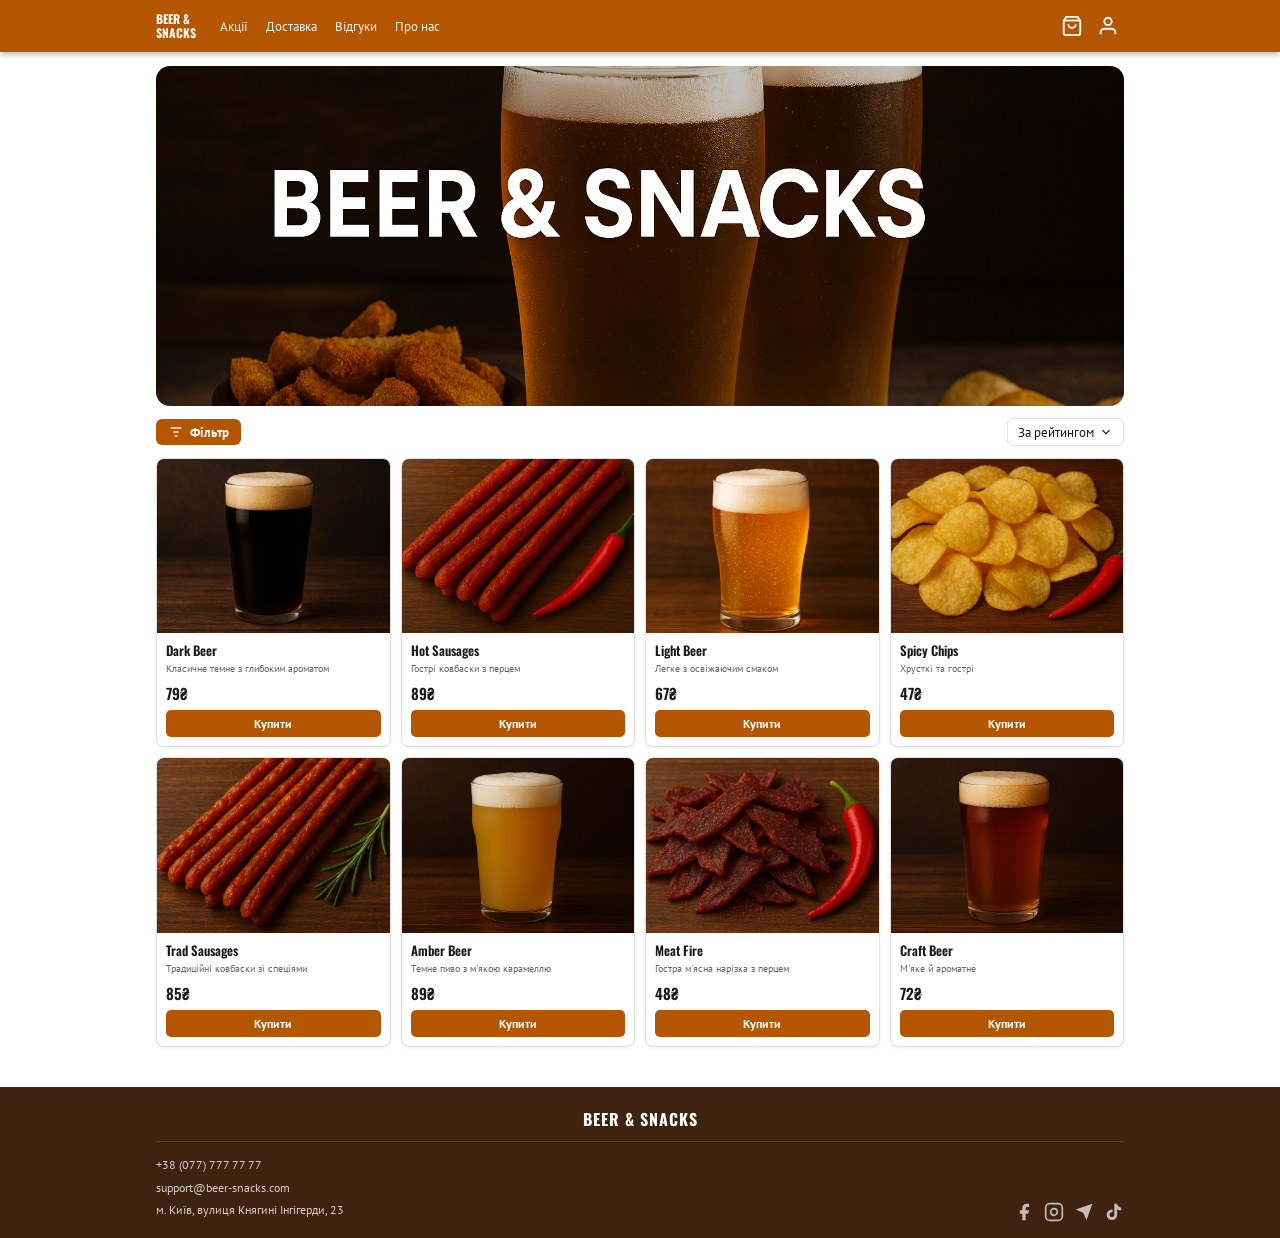
<file: beer-snacks/index.html>
<!doctype html>
<html lang="uk">
  <head>
    <meta charset="UTF-8" />
    <meta name="viewport" content="width=device-width, initial-scale=1.0" />
    <title>Beer & Snacks — Каталог</title>
    <link rel="preconnect" href="https://fonts.googleapis.com" />
    <link
      href="https://fonts.googleapis.com/css2?family=Oswald:wght@400;500;600;700&family=PT+Sans:wght@400;700&display=swap"
      rel="stylesheet"
    />
    <link rel="stylesheet" href="./css/style.css" />
  </head>
  <body>
    <!-- HEADER -->
    <header class="header">
      <div class="container">
        <a href="index.html" class="logo">BEER &<br />SNACKS</a>
        <nav class="nav">
          <a href="akcii.html" class="nav__link">Акції</a>
          <a href="delivery.html" class="nav__link">Доставка</a>
          <a href="reviews.html" class="nav__link">Відгуки</a>
          <a href="about.html" class="nav__link">Про нас</a>
        </nav>
        <div class="header__icons">
          <button class="icon-btn" aria-label="Кошик">
            <svg
              width="22"
              height="22"
              viewBox="0 0 24 24"
              fill="none"
              stroke="currentColor"
              stroke-width="2"
            >
              <path d="M6 2L3 6v14a2 2 0 002 2h14a2 2 0 002-2V6l-3-4z" />
              <line x1="3" y1="6" x2="21" y2="6" />
              <path d="M16 10a4 4 0 01-8 0" />
            </svg>
          </button>
          <button class="icon-btn" aria-label="Профіль">
            <svg
              width="22"
              height="22"
              viewBox="0 0 24 24"
              fill="none"
              stroke="currentColor"
              stroke-width="2"
            >
              <path d="M20 21v-2a4 4 0 00-4-4H8a4 4 0 00-4 4v2" />
              <circle cx="12" cy="7" r="4" />
            </svg>
          </button>
        </div>
      </div>
    </header>

    <!-- HERO BANNER -->
    <div class="hero-wrap">
      <section class="hero">
        <div class="hero__overlay"></div>
        <!-- <div class="hero__content">
        <h1 class="hero__title">BEER & SNACKS</h1>
      </div> -->
      </section>
    </div>

    <!-- CATALOG -->
    <main class="catalog">
      <div class="catalog__toolbar">
        <button class="filter-btn">
          <svg
            width="16"
            height="16"
            viewBox="0 0 24 24"
            fill="none"
            stroke="currentColor"
            stroke-width="2"
          >
            <line x1="4" y1="6" x2="20" y2="6" />
            <line x1="8" y1="12" x2="16" y2="12" />
            <line x1="10" y1="18" x2="14" y2="18" />
          </svg>
          Фільтр
        </button>
        <div class="sort-select">
          За рейтингом
          <svg
            width="14"
            height="14"
            viewBox="0 0 24 24"
            fill="none"
            stroke="currentColor"
            stroke-width="2"
          >
            <polyline points="6 9 12 15 18 9" />
          </svg>
        </div>
      </div>

      <div class="products-grid">
        <div class="product-card">
          <div class="product-card__img">
            <img src="./images/img_dark_beer.png" alt="Dark Beer" />
          </div>
          <div class="product-card__body">
            <h3 class="product-card__name">Dark Beer</h3>
            <p class="product-card__desc">Класичне темне з глибоким ароматом</p>
            <p class="product-card__price">79₴</p>
            <button class="btn-buy">Купити</button>
          </div>
        </div>

        <div class="product-card">
          <div class="product-card__img">
            <img src="./images/img_sausages_hot.png" alt="Hot Sausages" />
          </div>
          <div class="product-card__body">
            <h3 class="product-card__name">Hot Sausages</h3>
            <p class="product-card__desc">Гострі ковбаски з перцем</p>
            <p class="product-card__price">89₴</p>
            <button class="btn-buy">Купити</button>
          </div>
        </div>

        <div class="product-card">
          <div class="product-card__img">
            <img src="./images/img_light_beer.png" alt="Light Beer" />
          </div>
          <div class="product-card__body">
            <h3 class="product-card__name">Light Beer</h3>
            <p class="product-card__desc">Легке з освіжаючим смаком</p>
            <p class="product-card__price">67₴</p>
            <button class="btn-buy">Купити</button>
          </div>
        </div>

        <div class="product-card">
          <div class="product-card__img">
            <img src="./images/img_chips.png" alt="Spicy Chips" />
          </div>
          <div class="product-card__body">
            <h3 class="product-card__name">Spicy Chips</h3>
            <p class="product-card__desc">Хрусткі та гострі</p>
            <p class="product-card__price">47₴</p>
            <button class="btn-buy">Купити</button>
          </div>
        </div>

        <div class="product-card">
          <div class="product-card__img">
            <img src="./images/img_sausages.png" alt="Trad Sausages" />
          </div>
          <div class="product-card__body">
            <h3 class="product-card__name">Trad Sausages</h3>
            <p class="product-card__desc">Традиційні ковбаски зі спеціями</p>
            <p class="product-card__price">85₴</p>
            <button class="btn-buy">Купити</button>
          </div>
        </div>

        <div class="product-card">
          <div class="product-card__img">
            <img src="./images/img_amber_beer.png" alt="Amber Beer" />
          </div>
          <div class="product-card__body">
            <h3 class="product-card__name">Amber Beer</h3>
            <p class="product-card__desc">Темне пиво з м'якою карамеллю</p>
            <p class="product-card__price">89₴</p>
            <button class="btn-buy">Купити</button>
          </div>
        </div>

        <div class="product-card">
          <div class="product-card__img">
            <img src="./images/img_meat.png" alt="Meat Fire" />
          </div>
          <div class="product-card__body">
            <h3 class="product-card__name">Meat Fire</h3>
            <p class="product-card__desc">Гостра м'ясна нарізка з перцем</p>
            <p class="product-card__price">48₴</p>
            <button class="btn-buy">Купити</button>
          </div>
        </div>

        <div class="product-card">
          <div class="product-card__img">
            <img src="./images/img_craft_beer.png" alt="Craft Beer" />
          </div>
          <div class="product-card__body">
            <h3 class="product-card__name">Craft Beer</h3>
            <p class="product-card__desc">М'яке й ароматне</p>
            <p class="product-card__price">72₴</p>
            <button class="btn-buy">Купити</button>
          </div>
        </div>
      </div>
    </main>

    <!-- FOOTER -->
    <footer class="footer">
      <div class="container">
        <p class="footer__logo">BEER & SNACKS</p>
        <div class="footer__bottom">
          <div class="footer__contacts">
            <p>+38 (077) 777 77 77</p>
            <p>support@beer-snacks.com</p>
            <p>м. Київ, вулиця Княгині Інгігерди, 23</p>
          </div>
          <div class="footer__socials">
            <a href="#" class="social-link" aria-label="Facebook">
              <svg
                width="20"
                height="20"
                viewBox="0 0 24 24"
                fill="currentColor"
              >
                <path
                  d="M18 2h-3a5 5 0 00-5 5v3H7v4h3v8h4v-8h3l1-4h-4V7a1 1 0 011-1h3z"
                />
              </svg>
            </a>
            <a href="#" class="social-link" aria-label="Instagram">
              <svg
                width="20"
                height="20"
                viewBox="0 0 24 24"
                fill="none"
                stroke="currentColor"
                stroke-width="2"
              >
                <rect x="2" y="2" width="20" height="20" rx="5" ry="5" />
                <path d="M16 11.37A4 4 0 1112.63 8 4 4 0 0116 11.37z" />
                <line x1="17.5" y1="6.5" x2="17.51" y2="6.5" />
              </svg>
            </a>
            <a href="#" class="social-link" aria-label="Telegram">
              <svg
                width="20"
                height="20"
                viewBox="0 0 24 24"
                fill="currentColor"
              >
                <path d="M22 2L11 13M22 2L15 22l-4-9-9-4 20-7z" />
              </svg>
            </a>
            <a href="#" class="social-link" aria-label="TikTok">
              <svg
                width="20"
                height="20"
                viewBox="0 0 24 24"
                fill="currentColor"
              >
                <path
                  d="M19.59 6.69a4.83 4.83 0 01-3.77-4.25V2h-3.45v13.67a2.89 2.89 0 01-2.88 2.5 2.89 2.89 0 01-2.89-2.89 2.89 2.89 0 012.89-2.89c.28 0 .54.04.79.1V9.01a6.28 6.28 0 00-.79-.05 6.34 6.34 0 00-6.34 6.34 6.34 6.34 0 006.34 6.34 6.34 6.34 0 006.33-6.34V8.69a8.18 8.18 0 004.78 1.52V6.78a4.85 4.85 0 01-1.01-.09z"
                />
              </svg>
            </a>
          </div>
        </div>
      </div>
    </footer>
    <script src="./js/main.js"></script>
  </body>
</html>
</file>
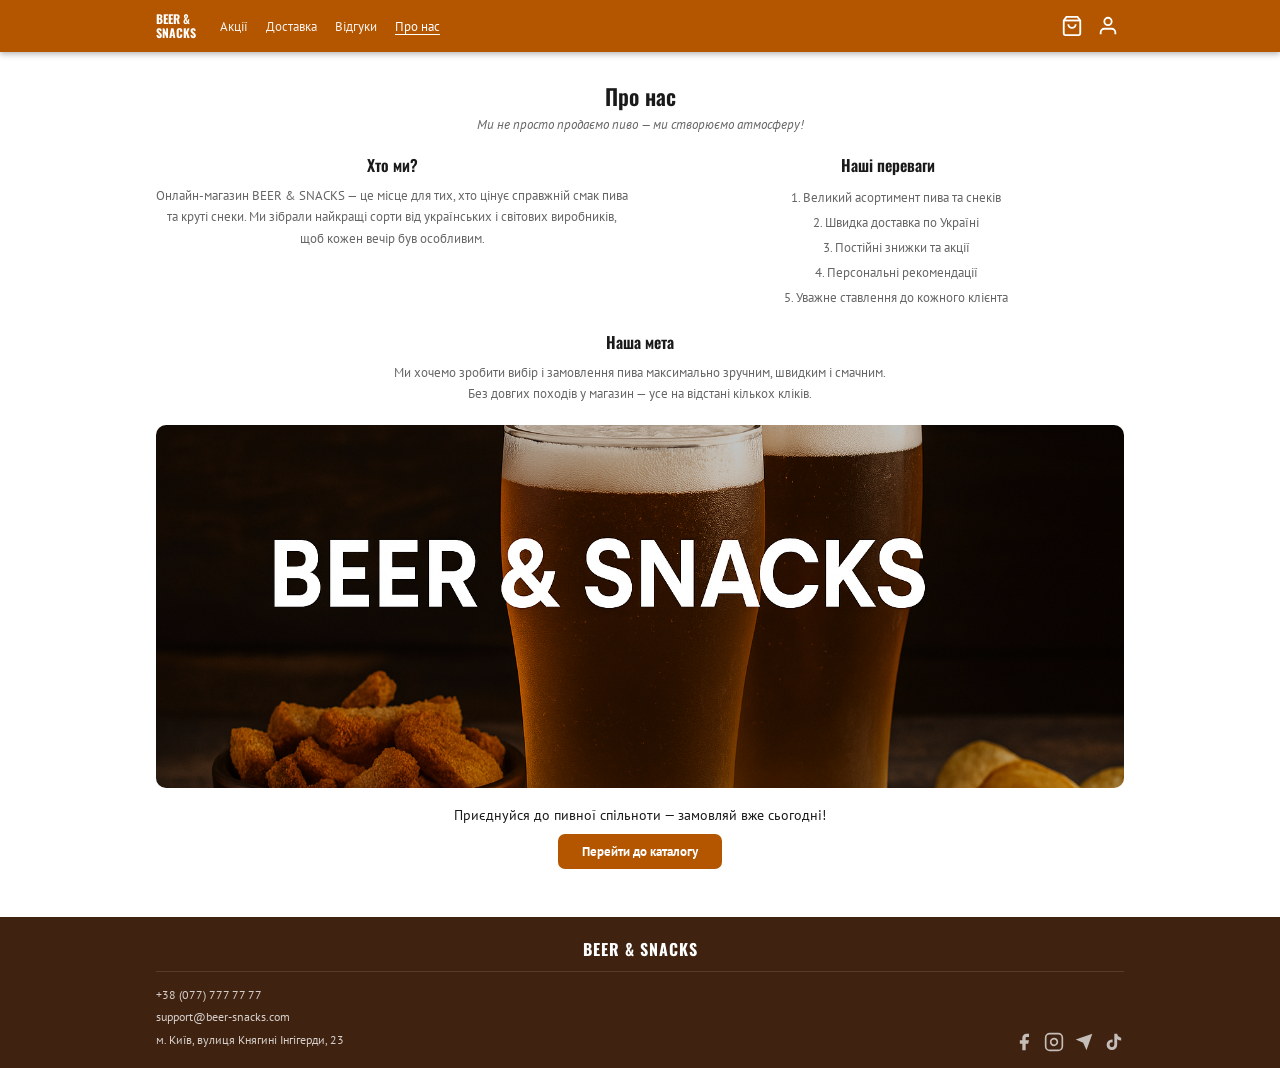
<file: beer-snacks/about.html>
<!doctype html>
<html lang="uk">
  <head>
    <meta charset="UTF-8" />
    <meta name="viewport" content="width=device-width, initial-scale=1.0" />
    <title>Beer & Snacks — Про нас</title>
    <link rel="preconnect" href="https://fonts.googleapis.com" />
    <link
      href="https://fonts.googleapis.com/css2?family=Oswald:wght@400;500;600;700&family=PT+Sans:wght@400;700&display=swap"
      rel="stylesheet"
    />
    <link rel="stylesheet" href="./css/style.css" />
  </head>
  <body>
    <header class="header">
      <div class="container">
        <a href="index.html" class="logo">BEER &<br />SNACKS</a>
        <nav class="nav">
          <a href="akcii.html" class="nav__link">Акції</a>
          <a href="delivery.html" class="nav__link">Доставка</a>
          <a href="reviews.html" class="nav__link">Відгуки</a>
          <a href="about.html" class="nav__link active">Про нас</a>
        </nav>
        <div class="header__icons">
          <button class="icon-btn" aria-label="Кошик">
            <svg
              width="22"
              height="22"
              viewBox="0 0 24 24"
              fill="none"
              stroke="currentColor"
              stroke-width="2"
            >
              <path d="M6 2L3 6v14a2 2 0 002 2h14a2 2 0 002-2V6l-3-4z" />
              <line x1="3" y1="6" x2="21" y2="6" />
              <path d="M16 10a4 4 0 01-8 0" />
            </svg>
          </button>
          <button class="icon-btn" aria-label="Профіль">
            <svg
              width="22"
              height="22"
              viewBox="0 0 24 24"
              fill="none"
              stroke="currentColor"
              stroke-width="2"
            >
              <path d="M20 21v-2a4 4 0 00-4-4H8a4 4 0 00-4 4v2" />
              <circle cx="12" cy="7" r="4" />
            </svg>
          </button>
        </div>
      </div>
    </header>

    <main class="page-content">
      <h1 class="page-title">Про нас</h1>
      <p class="page-subtitle">
        Ми не просто продаємо пиво — ми створюємо атмосферу!
      </p>

      <div class="about-grid">
        <div class="about-col">
          <h3>Хто ми?</h3>
          <p>
            Онлайн-магазин BEER & SNACKS — це місце для тих, хто цінує справжній
            смак пива та круті снеки. Ми зібрали найкращі сорти від українських
            і світових виробників, щоб кожен вечір був особливим.
          </p>
        </div>
        <div class="about-col">
          <h3>Наші переваги</h3>
          <ol>
            <li>Великий асортимент пива та снеків</li>
            <li>Швидка доставка по Україні</li>
            <li>Постійні знижки та акції</li>
            <li>Персональні рекомендації</li>
            <li>Уважне ставлення до кожного клієнта</li>
          </ol>
        </div>
      </div>

      <div class="about-mission">
        <h3>Наша мета</h3>
        <p>
          Ми хочемо зробити вибір і замовлення пива максимально зручним, швидким
          і смачним.<br />
          Без довгих походів у магазин — усе на відстані кількох кліків.
        </p>
      </div>

      <div class="about-img">
        <img src="./images/img_banner.png" alt="Beer & Snacks атмосфера" />
      </div>

      <div class="about-cta">
        <p>Приєднуйся до пивної спільноти — замовляй вже сьогодні!</p>
        <a href="index.html" class="btn-catalog">Перейти до каталогу</a>
      </div>
    </main>

    <footer class="footer">
      <div class="container">
        <p class="footer__logo">BEER & SNACKS</p>
        <div class="footer__bottom">
          <div class="footer__contacts">
            <p>+38 (077) 777 77 77</p>
            <p>support@beer-snacks.com</p>
            <p>м. Київ, вулиця Княгині Інгігерди, 23</p>
          </div>
          <div class="footer__socials">
            <a href="#" class="social-link"
              ><svg
                width="20"
                height="20"
                viewBox="0 0 24 24"
                fill="currentColor"
              >
                <path
                  d="M18 2h-3a5 5 0 00-5 5v3H7v4h3v8h4v-8h3l1-4h-4V7a1 1 0 011-1h3z"
                /></svg
            ></a>
            <a href="#" class="social-link"
              ><svg
                width="20"
                height="20"
                viewBox="0 0 24 24"
                fill="none"
                stroke="currentColor"
                stroke-width="2"
              >
                <rect x="2" y="2" width="20" height="20" rx="5" />
                <path d="M16 11.37A4 4 0 1112.63 8 4 4 0 0116 11.37z" />
                <line x1="17.5" y1="6.5" x2="17.51" y2="6.5" /></svg
            ></a>
            <a href="#" class="social-link"
              ><svg
                width="20"
                height="20"
                viewBox="0 0 24 24"
                fill="currentColor"
              >
                <path d="M22 2L11 13M22 2L15 22l-4-9-9-4 20-7z" /></svg
            ></a>
            <a href="#" class="social-link"
              ><svg
                width="20"
                height="20"
                viewBox="0 0 24 24"
                fill="currentColor"
              >
                <path
                  d="M19.59 6.69a4.83 4.83 0 01-3.77-4.25V2h-3.45v13.67a2.89 2.89 0 01-2.88 2.5 2.89 2.89 0 01-2.89-2.89 2.89 2.89 0 012.89-2.89c.28 0 .54.04.79.1V9.01a6.28 6.28 0 00-.79-.05 6.34 6.34 0 00-6.34 6.34 6.34 6.34 0 006.34 6.34 6.34 6.34 0 006.33-6.34V8.69a8.18 8.18 0 004.78 1.52V6.78a4.85 4.85 0 01-1.01-.09z"
                /></svg
            ></a>
          </div>
        </div>
      </div>
    </footer>
    <script src="./js/main.js"></script>
  </body>
</html>
</file>
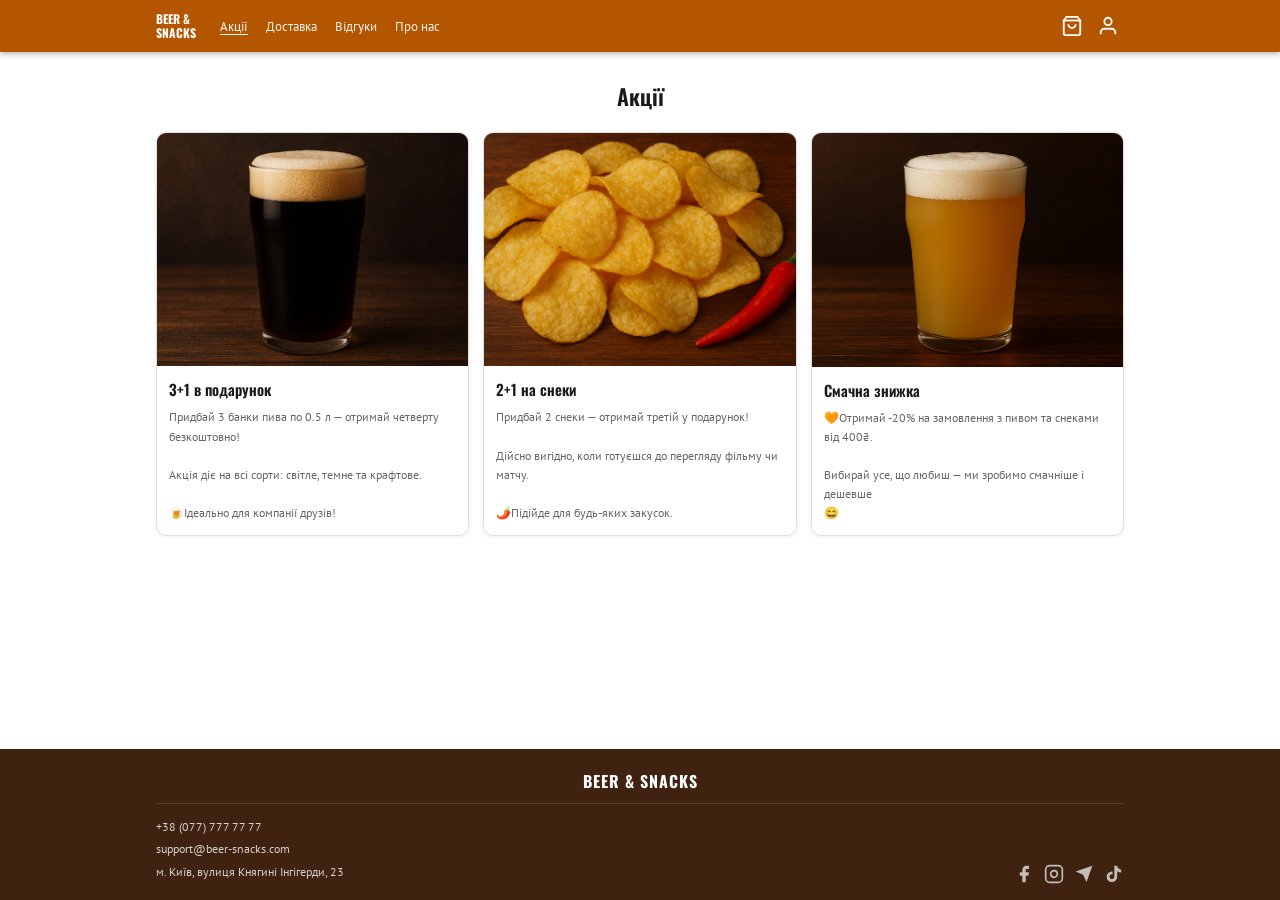
<file: beer-snacks/akcii.html>
<!doctype html>
<html lang="uk">
  <head>
    <meta charset="UTF-8" />
    <meta name="viewport" content="width=device-width, initial-scale=1.0" />
    <title>Beer & Snacks — Акції</title>
    <link rel="preconnect" href="https://fonts.googleapis.com" />
    <link
      href="https://fonts.googleapis.com/css2?family=Oswald:wght@400;500;600;700&family=PT+Sans:wght@400;700&display=swap"
      rel="stylesheet"
    />
    <link rel="stylesheet" href="./css/style.css" />
  </head>
  <body>
    <header class="header">
      <div class="container">
        <a href="index.html" class="logo">BEER &<br />SNACKS</a>
        <nav class="nav">
          <a href="akcii.html" class="nav__link active">Акції</a>
          <a href="delivery.html" class="nav__link">Доставка</a>
          <a href="reviews.html" class="nav__link">Відгуки</a>
          <a href="about.html" class="nav__link">Про нас</a>
        </nav>
        <div class="header__icons">
          <button class="icon-btn" aria-label="Кошик">
            <svg
              width="22"
              height="22"
              viewBox="0 0 24 24"
              fill="none"
              stroke="currentColor"
              stroke-width="2"
            >
              <path d="M6 2L3 6v14a2 2 0 002 2h14a2 2 0 002-2V6l-3-4z" />
              <line x1="3" y1="6" x2="21" y2="6" />
              <path d="M16 10a4 4 0 01-8 0" />
            </svg>
          </button>
          <button class="icon-btn" aria-label="Профіль">
            <svg
              width="22"
              height="22"
              viewBox="0 0 24 24"
              fill="none"
              stroke="currentColor"
              stroke-width="2"
            >
              <path d="M20 21v-2a4 4 0 00-4-4H8a4 4 0 00-4 4v2" />
              <circle cx="12" cy="7" r="4" />
            </svg>
          </button>
        </div>
      </div>
    </header>

    <main class="page-content">
      <h1 class="page-title">Акції</h1>

      <div class="deals-grid">
        <div class="deal-card">
          <div class="deal-card__img">
            <img src="./images/img_dark_beer.png" alt="3+1 в подарунок" />
          </div>
          <div class="deal-card__body">
            <h3 class="deal-card__title">3+1 в подарунок</h3>
            <div class="deal-card__text">
              <p>
                Придбай 3 банки пива по 0.5 л — отримай четверту безкоштовно!
              </p>
              <br />
              <p>Акція діє на всі сорти: світле, темне та крафтове.</p>
              <br />
              <p><span class="emoji">🍺</span>Ідеально для компанії друзів!</p>
            </div>
          </div>
        </div>

        <div class="deal-card">
          <div class="deal-card__img">
            <img src="./images/img_chips.png" alt="2+1 на снеки" />
          </div>
          <div class="deal-card__body">
            <h3 class="deal-card__title">2+1 на снеки</h3>
            <div class="deal-card__text">
              <p>Придбай 2 снеки — отримай третій у подарунок!</p>
              <br />
              <p>Дійсно вигідно, коли готуєшся до перегляду фільму чи матчу.</p>
              <br />
              <p><span class="emoji">🌶️</span>Підійде для будь-яких закусок.</p>
            </div>
          </div>
        </div>

        <div class="deal-card">
          <div class="deal-card__img">
            <img src="./images/img_amber_beer.png" alt="Смачна знижка" />
          </div>
          <div class="deal-card__body">
            <h3 class="deal-card__title">Смачна знижка</h3>
            <div class="deal-card__text">
              <p>
                <span class="emoji">🧡</span>Отримай -20% на замовлення з пивом
                та снеками від 400₴.
              </p>
              <br />
              <p>Вибирай усе, що любиш — ми зробимо смачніше і дешевше</p>
              <p><span class="emoji">😄</span></p>
            </div>
          </div>
        </div>
      </div>
    </main>

    <footer class="footer">
      <div class="container">
        <p class="footer__logo">BEER & SNACKS</p>
        <div class="footer__bottom">
          <div class="footer__contacts">
            <p>+38 (077) 777 77 77</p>
            <p>support@beer-snacks.com</p>
            <p>м. Київ, вулиця Княгині Інгігерди, 23</p>
          </div>
          <div class="footer__socials">
            <a href="#" class="social-link"
              ><svg
                width="20"
                height="20"
                viewBox="0 0 24 24"
                fill="currentColor"
              >
                <path
                  d="M18 2h-3a5 5 0 00-5 5v3H7v4h3v8h4v-8h3l1-4h-4V7a1 1 0 011-1h3z"
                /></svg
            ></a>
            <a href="#" class="social-link"
              ><svg
                width="20"
                height="20"
                viewBox="0 0 24 24"
                fill="none"
                stroke="currentColor"
                stroke-width="2"
              >
                <rect x="2" y="2" width="20" height="20" rx="5" />
                <path d="M16 11.37A4 4 0 1112.63 8 4 4 0 0116 11.37z" />
                <line x1="17.5" y1="6.5" x2="17.51" y2="6.5" /></svg
            ></a>
            <a href="#" class="social-link"
              ><svg
                width="20"
                height="20"
                viewBox="0 0 24 24"
                fill="currentColor"
              >
                <path d="M22 2L11 13M22 2L15 22l-4-9-9-4 20-7z" /></svg
            ></a>
            <a href="#" class="social-link"
              ><svg
                width="20"
                height="20"
                viewBox="0 0 24 24"
                fill="currentColor"
              >
                <path
                  d="M19.59 6.69a4.83 4.83 0 01-3.77-4.25V2h-3.45v13.67a2.89 2.89 0 01-2.88 2.5 2.89 2.89 0 01-2.89-2.89 2.89 2.89 0 012.89-2.89c.28 0 .54.04.79.1V9.01a6.28 6.28 0 00-.79-.05 6.34 6.34 0 00-6.34 6.34 6.34 6.34 0 006.34 6.34 6.34 6.34 0 006.33-6.34V8.69a8.18 8.18 0 004.78 1.52V6.78a4.85 4.85 0 01-1.01-.09z"
                /></svg
            ></a>
          </div>
        </div>
      </div>
    </footer>
    <script src="./js/main.js"></script>
  </body>
</html>
</file>
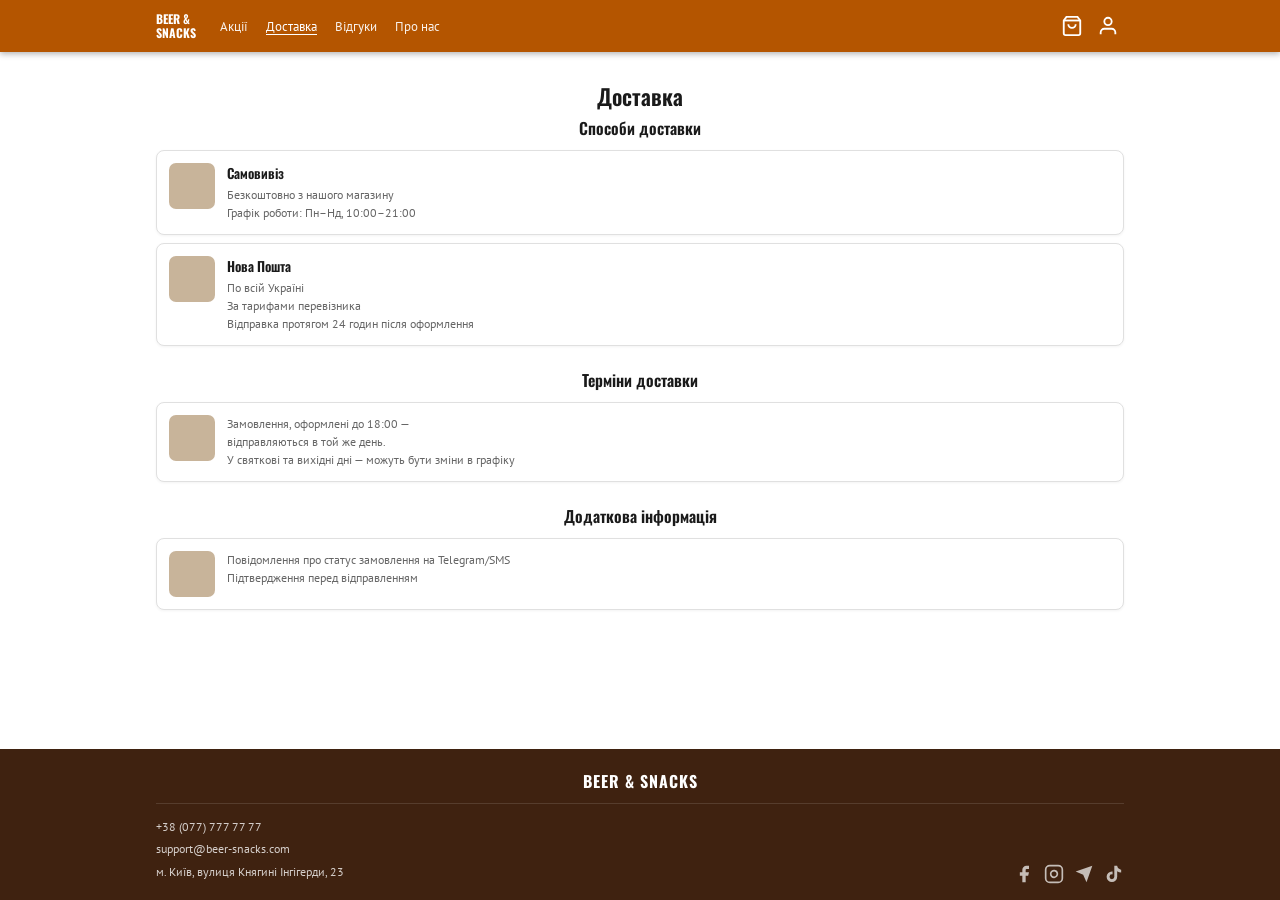
<file: beer-snacks/delivery.html>
<!doctype html>
<html lang="uk">
  <head>
    <meta charset="UTF-8" />
    <meta name="viewport" content="width=device-width, initial-scale=1.0" />
    <title>Beer & Snacks — Доставка</title>
    <link rel="preconnect" href="https://fonts.googleapis.com" />
    <link
      href="https://fonts.googleapis.com/css2?family=Oswald:wght@400;500;600;700&family=PT+Sans:wght@400;700&display=swap"
      rel="stylesheet"
    />
    <link rel="stylesheet" href="./css/style.css" />
  </head>
  <body>
    <header class="header">
      <div class="container">
        <a href="index.html" class="logo">BEER &<br />SNACKS</a>
        <nav class="nav">
          <a href="akcii.html" class="nav__link">Акції</a>
          <a href="delivery.html" class="nav__link active">Доставка</a>
          <a href="reviews.html" class="nav__link">Відгуки</a>
          <a href="about.html" class="nav__link">Про нас</a>
        </nav>
        <div class="header__icons">
          <button class="icon-btn" aria-label="Кошик">
            <svg
              width="22"
              height="22"
              viewBox="0 0 24 24"
              fill="none"
              stroke="currentColor"
              stroke-width="2"
            >
              <path d="M6 2L3 6v14a2 2 0 002 2h14a2 2 0 002-2V6l-3-4z" />
              <line x1="3" y1="6" x2="21" y2="6" />
              <path d="M16 10a4 4 0 01-8 0" />
            </svg>
          </button>
          <button class="icon-btn" aria-label="Профіль">
            <svg
              width="22"
              height="22"
              viewBox="0 0 24 24"
              fill="none"
              stroke="currentColor"
              stroke-width="2"
            >
              <path d="M20 21v-2a4 4 0 00-4-4H8a4 4 0 00-4 4v2" />
              <circle cx="12" cy="7" r="4" />
            </svg>
          </button>
        </div>
      </div>
    </header>

    <main class="page-content">
      <h1 class="page-title">Доставка</h1>

      <div class="delivery-section">
        <h2 class="delivery-section__title">Способи доставки</h2>

        <div class="delivery-item">
          <div class="delivery-item__icon"></div>
          <div class="delivery-item__text">
            <h4>Самовивіз</h4>
            <p>
              Безкоштовно з нашого магазину <br />
              Графік роботи: Пн–Нд, 10:00–21:00
            </p>
          </div>
        </div>

        <div class="delivery-item">
          <div class="delivery-item__icon"></div>
          <div class="delivery-item__text">
            <h4>Нова Пошта</h4>
            <p>
              По всій Україні<br />
              За тарифами перевізника<br />
              Відправка протягом 24 годин після оформлення
            </p>
          </div>
        </div>
      </div>

      <div class="delivery-section">
        <h2 class="delivery-section__title">Терміни доставки</h2>

        <div class="delivery-item">
          <div class="delivery-item__icon"></div>
          <div class="delivery-item__text">
            <p>
              Замовлення, оформлені до 18:00 —<br />
              відправляються в той же день.<br />
              У святкові та вихідні дні — можуть бути зміни в графіку
            </p>
          </div>
        </div>
      </div>

      <div class="delivery-section">
        <h2 class="delivery-section__title">Додаткова інформація</h2>

        <div class="delivery-item">
          <div class="delivery-item__icon"></div>
          <div class="delivery-item__text">
            <p>
              Повідомлення про статус замовлення на Telegram/SMS<br />
              Підтвердження перед відправленням
            </p>
          </div>
        </div>
      </div>
    </main>

    <footer class="footer">
      <div class="container">
        <p class="footer__logo">BEER & SNACKS</p>
        <div class="footer__bottom">
          <div class="footer__contacts">
            <p>+38 (077) 777 77 77</p>
            <p>support@beer-snacks.com</p>
            <p>м. Київ, вулиця Княгині Інгігерди, 23</p>
          </div>
          <div class="footer__socials">
            <a href="#" class="social-link"
              ><svg
                width="20"
                height="20"
                viewBox="0 0 24 24"
                fill="currentColor"
              >
                <path
                  d="M18 2h-3a5 5 0 00-5 5v3H7v4h3v8h4v-8h3l1-4h-4V7a1 1 0 011-1h3z"
                /></svg
            ></a>
            <a href="#" class="social-link"
              ><svg
                width="20"
                height="20"
                viewBox="0 0 24 24"
                fill="none"
                stroke="currentColor"
                stroke-width="2"
              >
                <rect x="2" y="2" width="20" height="20" rx="5" />
                <path d="M16 11.37A4 4 0 1112.63 8 4 4 0 0116 11.37z" />
                <line x1="17.5" y1="6.5" x2="17.51" y2="6.5" /></svg
            ></a>
            <a href="#" class="social-link"
              ><svg
                width="20"
                height="20"
                viewBox="0 0 24 24"
                fill="currentColor"
              >
                <path d="M22 2L11 13M22 2L15 22l-4-9-9-4 20-7z" /></svg
            ></a>
            <a href="#" class="social-link"
              ><svg
                width="20"
                height="20"
                viewBox="0 0 24 24"
                fill="currentColor"
              >
                <path
                  d="M19.59 6.69a4.83 4.83 0 01-3.77-4.25V2h-3.45v13.67a2.89 2.89 0 01-2.88 2.5 2.89 2.89 0 01-2.89-2.89 2.89 2.89 0 012.89-2.89c.28 0 .54.04.79.1V9.01a6.28 6.28 0 00-.79-.05 6.34 6.34 0 00-6.34 6.34 6.34 6.34 0 006.34 6.34 6.34 6.34 0 006.33-6.34V8.69a8.18 8.18 0 004.78 1.52V6.78a4.85 4.85 0 01-1.01-.09z"
                /></svg
            ></a>
          </div>
        </div>
      </div>
    </footer>
    <script src="./js/main.js"></script>
  </body>
</html>
</file>
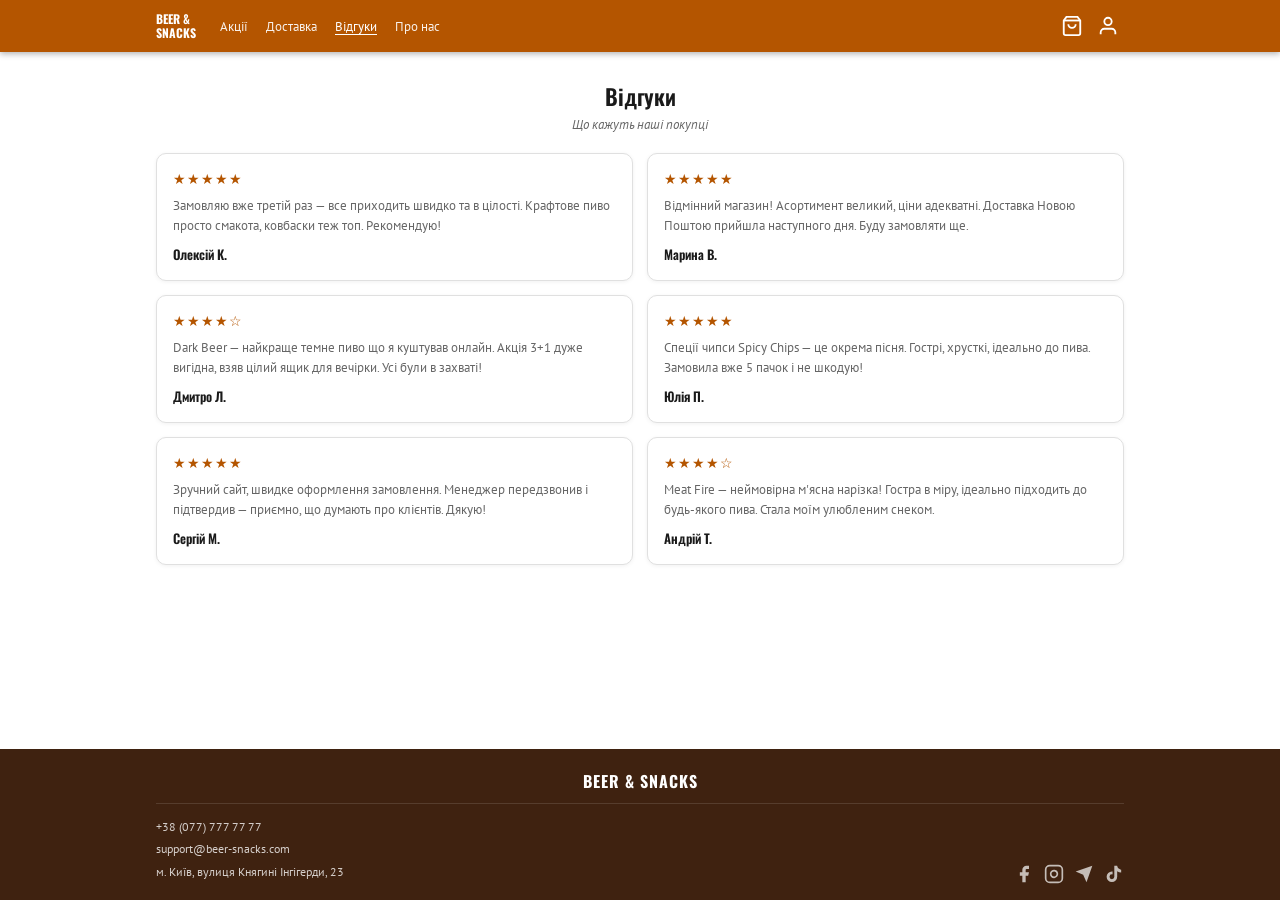
<file: beer-snacks/reviews.html>
<!doctype html>
<html lang="uk">
  <head>
    <meta charset="UTF-8" />
    <meta name="viewport" content="width=device-width, initial-scale=1.0" />
    <title>Beer & Snacks — Відгуки</title>
    <link rel="preconnect" href="https://fonts.googleapis.com" />
    <link
      href="https://fonts.googleapis.com/css2?family=Oswald:wght@400;500;600;700&family=PT+Sans:wght@400;700&display=swap"
      rel="stylesheet"
    />
    <link rel="stylesheet" href="./css/style.css" />
  </head>
  <body>
    <header class="header">
      <div class="container">
        <a href="index.html" class="logo">BEER &<br />SNACKS</a>
        <nav class="nav">
          <a href="akcii.html" class="nav__link">Акції</a>
          <a href="delivery.html" class="nav__link">Доставка</a>
          <a href="reviews.html" class="nav__link active">Відгуки</a>
          <a href="about.html" class="nav__link">Про нас</a>
        </nav>
        <div class="header__icons">
          <button class="icon-btn" aria-label="Кошик">
            <svg
              width="22"
              height="22"
              viewBox="0 0 24 24"
              fill="none"
              stroke="currentColor"
              stroke-width="2"
            >
              <path d="M6 2L3 6v14a2 2 0 002 2h14a2 2 0 002-2V6l-3-4z" />
              <line x1="3" y1="6" x2="21" y2="6" />
              <path d="M16 10a4 4 0 01-8 0" />
            </svg>
          </button>
          <button class="icon-btn" aria-label="Профіль">
            <svg
              width="22"
              height="22"
              viewBox="0 0 24 24"
              fill="none"
              stroke="currentColor"
              stroke-width="2"
            >
              <path d="M20 21v-2a4 4 0 00-4-4H8a4 4 0 00-4 4v2" />
              <circle cx="12" cy="7" r="4" />
            </svg>
          </button>
        </div>
      </div>
    </header>

    <main class="page-content">
      <h1 class="page-title">Відгуки</h1>
      <p class="page-subtitle">Що кажуть наші покупці</p>

      <div class="reviews-grid">
        <div class="review-card">
          <div class="review-card__stars">★★★★★</div>
          <p class="review-card__text">
            Замовляю вже третій раз — все приходить швидко та в цілості.
            Крафтове пиво просто смакота, ковбаски теж топ. Рекомендую!
          </p>
          <p class="review-card__author">Олексій К.</p>
        </div>

        <div class="review-card">
          <div class="review-card__stars">★★★★★</div>
          <p class="review-card__text">
            Відмінний магазин! Асортимент великий, ціни адекватні. Доставка
            Новою Поштою прийшла наступного дня. Буду замовляти ще.
          </p>
          <p class="review-card__author">Марина В.</p>
        </div>

        <div class="review-card">
          <div class="review-card__stars">★★★★☆</div>
          <p class="review-card__text">
            Dark Beer — найкраще темне пиво що я куштував онлайн. Акція 3+1 дуже
            вигідна, взяв цілий ящик для вечірки. Усі були в захваті!
          </p>
          <p class="review-card__author">Дмитро Л.</p>
        </div>

        <div class="review-card">
          <div class="review-card__stars">★★★★★</div>
          <p class="review-card__text">
            Спеції чипси Spicy Chips — це окрема пісня. Гострі, хрусткі,
            ідеально до пива. Замовила вже 5 пачок і не шкодую!
          </p>
          <p class="review-card__author">Юлія П.</p>
        </div>

        <div class="review-card">
          <div class="review-card__stars">★★★★★</div>
          <p class="review-card__text">
            Зручний сайт, швидке оформлення замовлення. Менеджер передзвонив і
            підтвердив — приємно, що думають про клієнтів. Дякую!
          </p>
          <p class="review-card__author">Сергій М.</p>
        </div>

        <div class="review-card">
          <div class="review-card__stars">★★★★☆</div>
          <p class="review-card__text">
            Meat Fire — неймовірна м'ясна нарізка! Гостра в міру, ідеально
            підходить до будь-якого пива. Стала моїм улюбленим снеком.
          </p>
          <p class="review-card__author">Андрій Т.</p>
        </div>
      </div>
    </main>

    <footer class="footer">
      <div class="container">
        <p class="footer__logo">BEER & SNACKS</p>
        <div class="footer__bottom">
          <div class="footer__contacts">
            <p>+38 (077) 777 77 77</p>
            <p>support@beer-snacks.com</p>
            <p>м. Київ, вулиця Княгині Інгігерди, 23</p>
          </div>
          <div class="footer__socials">
            <a href="#" class="social-link"
              ><svg
                width="20"
                height="20"
                viewBox="0 0 24 24"
                fill="currentColor"
              >
                <path
                  d="M18 2h-3a5 5 0 00-5 5v3H7v4h3v8h4v-8h3l1-4h-4V7a1 1 0 011-1h3z"
                /></svg
            ></a>
            <a href="#" class="social-link"
              ><svg
                width="20"
                height="20"
                viewBox="0 0 24 24"
                fill="none"
                stroke="currentColor"
                stroke-width="2"
              >
                <rect x="2" y="2" width="20" height="20" rx="5" />
                <path d="M16 11.37A4 4 0 1112.63 8 4 4 0 0116 11.37z" />
                <line x1="17.5" y1="6.5" x2="17.51" y2="6.5" /></svg
            ></a>
            <a href="#" class="social-link"
              ><svg
                width="20"
                height="20"
                viewBox="0 0 24 24"
                fill="currentColor"
              >
                <path d="M22 2L11 13M22 2L15 22l-4-9-9-4 20-7z" /></svg
            ></a>
            <a href="#" class="social-link"
              ><svg
                width="20"
                height="20"
                viewBox="0 0 24 24"
                fill="currentColor"
              >
                <path
                  d="M19.59 6.69a4.83 4.83 0 01-3.77-4.25V2h-3.45v13.67a2.89 2.89 0 01-2.88 2.5 2.89 2.89 0 01-2.89-2.89 2.89 2.89 0 012.89-2.89c.28 0 .54.04.79.1V9.01a6.28 6.28 0 00-.79-.05 6.34 6.34 0 00-6.34 6.34 6.34 6.34 0 006.34 6.34 6.34 6.34 0 006.33-6.34V8.69a8.18 8.18 0 004.78 1.52V6.78a4.85 4.85 0 01-1.01-.09z"
                /></svg
            ></a>
          </div>
        </div>
      </div>
    </footer>
    <script src="./js/main.js"></script>
  </body>
</html>
</file>
<file: beer-snacks/css/style.css>
/* ============================
   VARIABLES & RESET
   ============================ */
:root {
  --orange: #b45500;
  --orange-hover: #8f4200;
  --brown: #3f2210;
  --white: #ffffff;
  --text: #1a1a1a;
  --muted: #666;
  --border: #e0e0e0;
  --container: 1000px;
}

*,
*::before,
*::after {
  box-sizing: border-box;
  margin: 0;
  padding: 0;
}
html {
  font-size: 16px;
}
body {
  font-family: "PT Sans", sans-serif;
  background: #fff;
  color: var(--text);
  min-height: 100vh;
  display: flex;
  flex-direction: column;
}
a {
  text-decoration: none;
  color: inherit;
}
button {
  cursor: pointer;
  border: none;
  background: none;
  font-family: inherit;
}
img {
  display: block;
  width: 100%;
  height: 100%;
  object-fit: cover;
}

/* ============================
   CONTAINER — використовується скрізь
   ============================ */
.container {
  width: 100%;
  max-width: var(--container);
  margin: 0 auto;
  padding: 0 16px;
}

/* ============================
   HEADER
   ============================ */
.header {
  background: var(--orange);
  height: 52px;
  position: sticky;
  top: 0;
  z-index: 100;
  box-shadow: 0 2px 6px rgba(0, 0, 0, 0.3);
}

.header .container {
  height: 100%;
  display: flex;
  align-items: center;
  gap: 24px;
}

.logo {
  font-family: "Oswald", sans-serif;
  font-weight: 700;
  font-size: 12px;
  line-height: 1.2;
  color: #fff;
  text-transform: uppercase;
  white-space: nowrap;
  flex-shrink: 0;
}

.nav {
  display: flex;
  gap: 18px;
  flex: 1;
}

.nav__link {
  font-size: 13px;
  color: rgba(255, 255, 255, 0.92);
  white-space: nowrap;
  transition: color 0.15s;
}
.nav__link:hover,
.nav__link.active {
  color: #fff;
  text-decoration: underline;
  text-underline-offset: 3px;
}

.header__icons {
  display: flex;
  gap: 4px;
  margin-left: auto;
}

.icon-btn {
  color: #fff;
  padding: 5px;
  border-radius: 50%;
  display: flex;
  align-items: center;
  justify-content: center;
  transition: background 0.15s;
}
.icon-btn:hover {
  background: rgba(255, 255, 255, 0.18);
}

/* ============================
   HERO BANNER
   ============================ */
.hero-wrap {
  /* обгортка — по ширині контейнера */
  width: 100%;
  max-width: var(--container);
  margin: 14px auto 0;
  padding: 0 16px;
}

.hero {
  width: 100%;
  height: 340px;
  border-radius: 14px;
  background: url("../images/img_banner.png") center/cover no-repeat #d9d9d9;
  overflow: hidden;
  position: relative;
}

.hero__content {
  position: relative;
  z-index: 1;
  height: 100%;
  display: flex;
  align-items: center;
  justify-content: center;
}

.hero__title {
  font-family: "Oswald", sans-serif;
  font-size: 38px;
  font-weight: 700;
  color: #fff;
  letter-spacing: 2px;
  text-transform: uppercase;
  text-shadow: 0 2px 12px rgba(0, 0, 0, 0.55);
}

/* ============================
   CATALOG
   ============================ */
.catalog {
  width: 100%;
  max-width: var(--container);
  margin: 0 auto;
  padding: 12px 16px 40px;
  flex: 1;
}

.catalog__toolbar {
  display: flex;
  justify-content: space-between;
  align-items: center;
  margin-bottom: 12px;
}

.filter-btn {
  display: flex;
  align-items: center;
  gap: 6px;
  background: var(--orange);
  color: #fff;
  font-size: 12.5px;
  font-weight: 700;
  padding: 5px 12px;
  border-radius: 6px;
  transition: background 0.18s;
}
.filter-btn:hover {
  background: var(--orange-hover);
}

.sort-select {
  display: flex;
  align-items: center;
  gap: 5px;
  font-size: 12.5px;
  background: #fff;
  border: 1px solid var(--border);
  padding: 5px 10px;
  border-radius: 6px;
  cursor: pointer;
}

/* 4 колонки з однаковими картками */
.products-grid {
  display: grid;
  grid-template-columns: repeat(4, 1fr);
  gap: 10px;
}

.product-card {
  background: #fff;
  border-radius: 8px;
  border: 1px solid var(--border);
  overflow: hidden;
  display: flex;
  flex-direction: column;
  box-shadow: 0 1px 3px rgba(0, 0, 0, 0.07);
  transition:
    transform 0.18s,
    box-shadow 0.18s;
}
.product-card:hover {
  transform: translateY(-2px);
  box-shadow: 0 4px 12px rgba(0, 0, 0, 0.12);
}

.product-card__img {
  width: 100%;
  aspect-ratio: 4/3; /* завжди однакова пропорція */
  overflow: hidden;
  background: #f5f0ea;
  flex-shrink: 0;
}
.product-card__img img {
  width: 100%;
  height: 100%;
  object-fit: cover;
  transition: transform 0.3s;
}
.product-card:hover .product-card__img img {
  transform: scale(1.05);
}

.product-card__body {
  padding: 7px 9px 9px;
  display: flex;
  flex-direction: column;
  flex: 1;
}

.product-card__name {
  font-family: "Oswald", sans-serif;
  font-size: 13px;
  font-weight: 600;
  margin-bottom: 2px;
}

.product-card__desc {
  font-size: 10px;
  color: var(--muted);
  line-height: 1.4;
  margin-bottom: 6px;
  flex: 1;
}

.product-card__price {
  font-family: "Oswald", sans-serif;
  font-size: 15px;
  font-weight: 600;
  margin-bottom: 6px;
}

.btn-buy {
  width: 100%;
  background: var(--orange);
  color: #fff;
  font-size: 12px;
  font-weight: 700;
  padding: 6px;
  border-radius: 5px;
  transition: background 0.18s;
}
.btn-buy:hover {
  background: var(--orange-hover);
}

/* ============================
   СТОРІНКИ (акції, доставка, про нас)
   ============================ */
.page-content {
  width: 100%;
  max-width: var(--container);
  margin: 0 auto;
  padding: 28px 16px 48px;
  flex: 1;
}

.page-title {
  font-family: "Oswald", sans-serif;
  font-size: 22px;
  font-weight: 600;
  text-align: center;
  margin-bottom: 4px;
}

.page-subtitle {
  font-size: 13px;
  color: var(--muted);
  text-align: center;
  margin-bottom: 20px;
  font-style: italic;
}

/* --- АКЦІЇ --- */
.deals-grid {
  display: grid;
  grid-template-columns: repeat(3, 1fr);
  gap: 14px;
  margin-top: 20px;
}

.deal-card {
  background: #fff;
  border-radius: 10px;
  border: 1px solid var(--border);
  overflow: hidden;
  box-shadow: 0 1px 4px rgba(0, 0, 0, 0.07);
  transition:
    transform 0.18s,
    box-shadow 0.18s;
}
.deal-card:hover {
  transform: translateY(-2px);
  box-shadow: 0 5px 16px rgba(0, 0, 0, 0.11);
}

.deal-card__img {
  width: 100%;
  aspect-ratio: 4/3;
  background: #e8e0d5;
  overflow: hidden;
}
.deal-card__img img {
  width: 100%;
  height: 100%;
  object-fit: cover;
}
.deal-card__body {
  padding: 12px;
}

.deal-card__title {
  font-family: "Oswald", sans-serif;
  font-size: 15px;
  font-weight: 600;
  margin-bottom: 7px;
}
.deal-card__text {
  font-size: 12px;
  color: var(--muted);
  line-height: 1.6;
}

/* --- ДОСТАВКА --- */
.delivery-section {
  margin-bottom: 22px;
}

.delivery-section__title {
  font-family: "Oswald", sans-serif;
  font-size: 16px;
  font-weight: 600;
  text-align: center;
  margin-bottom: 10px;
}

.delivery-item {
  display: flex;
  gap: 12px;
  align-items: flex-start;
  background: #fff;
  border-radius: 8px;
  padding: 12px;
  margin-bottom: 8px;
  border: 1px solid var(--border);
  box-shadow: 0 1px 3px rgba(0, 0, 0, 0.05);
}

.delivery-item__icon {
  width: 46px;
  height: 46px;
  border-radius: 7px;
  background: #c8b49a;
  flex-shrink: 0;
}

.delivery-item__text h4 {
  font-family: "Oswald", sans-serif;
  font-size: 13.5px;
  font-weight: 600;
  margin-bottom: 3px;
}
.delivery-item__text p {
  font-size: 12px;
  color: var(--muted);
  line-height: 1.5;
}

/* --- ПРО НАС --- */
.about-grid {
  display: grid;
  grid-template-columns: 1fr 1fr;
  gap: 24px;
  margin-bottom: 20px;
}
.about-col h3 {
  text-align: center;
  font-family: "Oswald", sans-serif;
  font-size: 16px;
  font-weight: 600;
  margin-bottom: 8px;
}
.about-col p {
  text-align: center;
  font-size: 12.5px;
  line-height: 1.7;
  color: var(--muted);
}
.about-col ol {
  text-align: center;
  padding-left: 0;
  list-style-position: inside;
  padding-left: 16px;
  font-size: 12.5px;
  line-height: 2;
  color: var(--muted);
}

.about-mission {
  text-align: center;
  margin-bottom: 20px;
}
.about-mission h3 {
  font-family: "Oswald", sans-serif;
  font-size: 16px;
  font-weight: 600;
  margin-bottom: 8px;
}
.about-mission p {
  font-size: 12.5px;
  line-height: 1.7;
  color: var(--muted);
}

.about-img {
  width: 100%;
  aspect-ratio: 16/6;
  background: #c8b49a;
  border-radius: 10px;
  margin-bottom: 18px;
  overflow: hidden;
}
.about-img img {
  width: 100%;
  height: 100%;
  object-fit: cover;
}

.about-cta {
  text-align: center;
}
.about-cta p {
  font-size: 13.5px;
  margin-bottom: 10px;
}

.btn-catalog {
  display: inline-block;
  background: var(--orange);
  color: #fff;
  font-size: 13px;
  font-weight: 700;
  padding: 9px 24px;
  border-radius: 7px;
  transition: background 0.18s;
}
.btn-catalog:hover {
  background: var(--orange-hover);
}

/* --- ВІДГУКИ --- */
.reviews-grid {
  display: grid;
  grid-template-columns: repeat(2, 1fr);
  gap: 14px;
  margin-top: 20px;
}
.review-card {
  background: #fff;
  border-radius: 10px;
  padding: 16px;
  border: 1px solid var(--border);
  box-shadow: 0 1px 4px rgba(0, 0, 0, 0.06);
}
.review-card__stars {
  color: var(--orange);
  font-size: 14px;
  margin-bottom: 7px;
  letter-spacing: 1px;
}
.review-card__text {
  font-size: 12.5px;
  color: var(--muted);
  line-height: 1.6;
  margin-bottom: 9px;
}
.review-card__author {
  font-family: "Oswald", sans-serif;
  font-size: 13px;
  font-weight: 600;
}

/* ============================
   FOOTER
   ============================ */
.footer {
  background: var(--brown);
  color: #fff;
  padding: 20px 16px 16px;
}

.footer__logo {
  font-family: "Oswald", sans-serif;
  font-size: 16px;
  font-weight: 700;
  letter-spacing: 1px;
  text-align: center;
  margin-bottom: 12px;
  padding-bottom: 10px;
  border-bottom: 1px solid rgba(255, 255, 255, 0.12);
}

.footer__bottom {
  display: flex;
  justify-content: space-between;
  align-items: flex-end;
  gap: 12px;
}

.footer__contacts p {
  font-size: 12px;
  color: rgba(255, 255, 255, 0.78);
  line-height: 1.9;
}
.footer__socials {
  display: flex;
  gap: 10px;
  align-items: center;
}
.social-link {
  color: rgba(255, 255, 255, 0.7);
  display: flex;
  align-items: center;
  transition: color 0.15s;
}
.social-link:hover {
  color: #fff;
}
</file>
